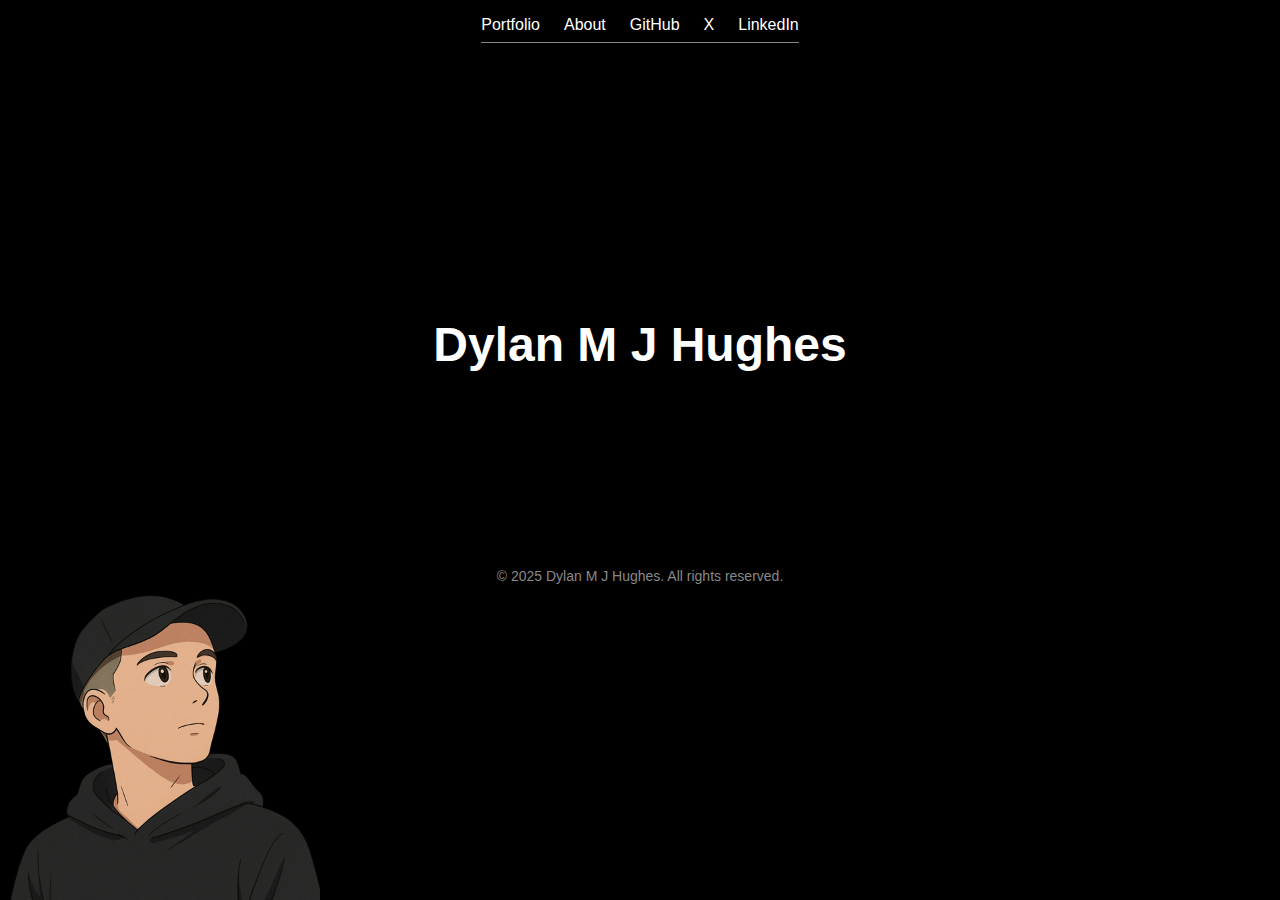
<file: index.html>
<!DOCTYPE html>
<html lang="en">
<head>
  <meta charset="UTF-8">
  <meta name="viewport" content="width=device-width, initial-scale=1.0">
  <title>My Portfolio</title>
  <link rel="stylesheet" href="style.css">
</head>
<body>
    <nav>
      <div class="menu-container">
        <ul class="menu">
          <li><a href="#portfolio">Portfolio</a></li>
          <li><a href="#about">About</a></li>
          <li><a href="https://github.com/DylanMJHughes" target="_blank">GitHub</a></li>
          <li><a href="https://x.com/@DylanMJHughes" target="_blank">X</a></li>
          <li><a href="https://www.linkedin.com/in/dylan-hughes-a4256b125/" target="_blank">LinkedIn</a></li>
        </ul>
      </div>
    </nav>

  <h1>Dylan M J Hughes </h1>
  <p class="fade-in">👋 Hi there! </p>
  <p class="fade-in-1">I'm Dylan Hughes I'm a third-year student at the University of Winchester,
     passionate about software development and technology. 
     I'm currently diving deep into programming languages including Swift,
      Java, HTML, CSS, and JavaScript.</p>

  <footer>
    &copy; 2025 Dylan M J Hughes. All rights reserved.
  </footer>
</body>
</html>
</file>
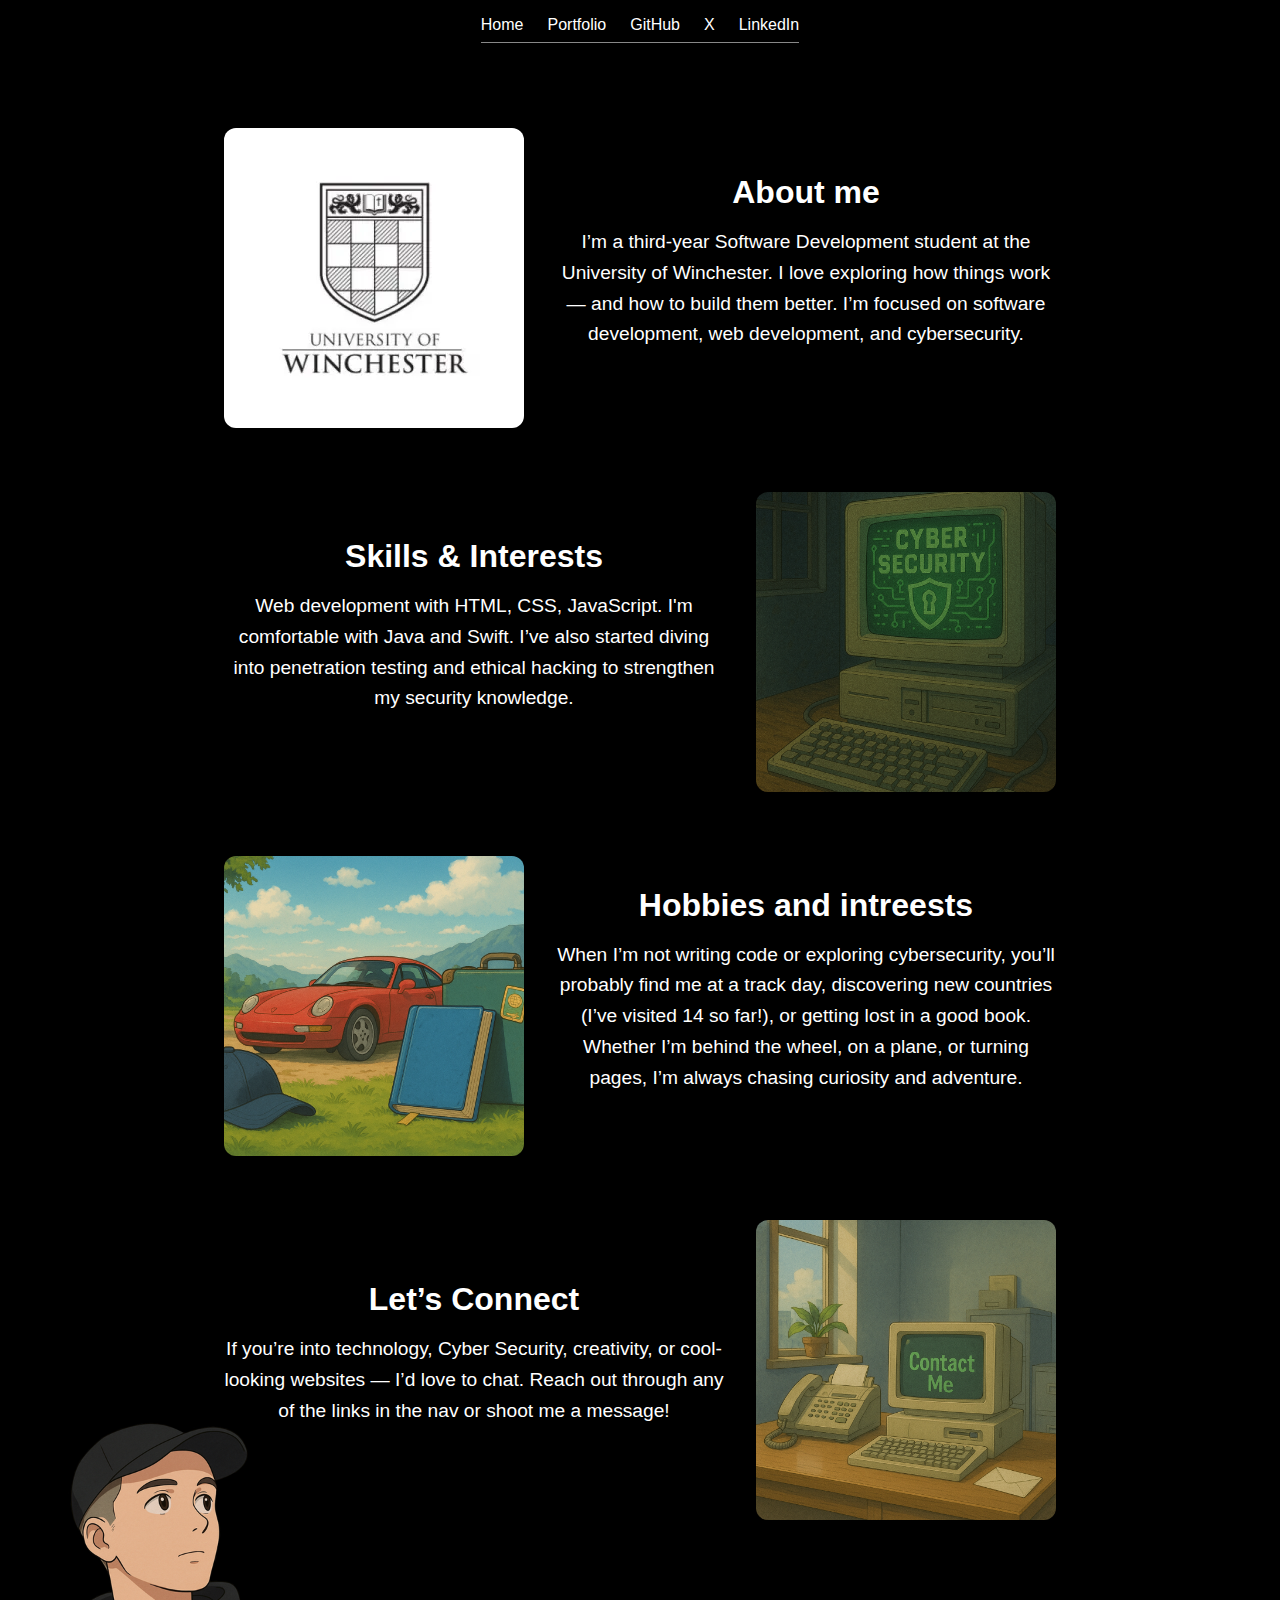
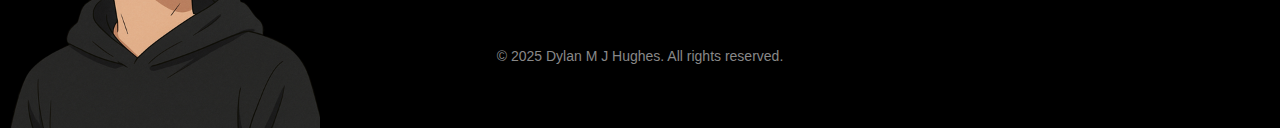
<file: about.html>
<!DOCTYPE html>
<html lang="en">
<head>
  <meta charset="UTF-8" />
  <meta name="viewport" content="width=device-width, initial-scale=1.0"/>
  <title>About Me</title>
  <link rel="stylesheet" href="style.css" />
  <style>
    .section {
      display: flex;
      flex-wrap: wrap;
      align-items: center;
      justify-content: center;
      margin: 4rem 0;
      gap: 2rem;
    }
    .section.reverse {
      flex-direction: row-reverse;
    }
    .section img {
      width: 400px;
      height: auto;
      border-radius: 12px;
    }
    .section-text {
      max-width: 500px;
    }
    .section-text h2 {
      font-size: 2rem;
      margin-bottom: 1rem;
    }
    .section-text p {
      font-size: 1.2rem;
      line-height: 1.6;
    }
  </style>
</head>
<body>
  <nav>
    <div class="menu-container">
      <ul class="menu">
        <li><a href="/index.html">Home</a></li>
        <li><a href="/portfolio.html">Portfolio</a></li>
        <li><a href="https://github.com/DylanMJHughes" target="_blank">GitHub</a></li>
        <li><a href="https://x.com/@DylanMJHughes" target="_blank">X</a></li>
        <li><a href="https://www.linkedin.com/in/dylanmjhughes" target="_blank">LinkedIn</a></li>
      </ul>
    </div>
  </nav>

  <main style="padding: 2rem; max-width: 1200px; margin: 0 auto;">
    
    <div class="section">
      <img src="images/section_image_0.png" alt="Dylan introduction" />
      <div class="section-text">
        <h2>About me</h2>
        <p>I’m a third-year Software Development student at the University of Winchester. I love exploring how things work — and how to build them better. I’m focused on software development, web development, and cybersecurity.</p>
      </div>
    </div>

    <div class="section reverse">
      <img src="images/section_image_1.png" alt="Skills and tools" />
      <div class="section-text">
        <h2>Skills & Interests</h2>
        <p>Web development with HTML, CSS, JavaScript. I'm comfortable with Java and Swift. I’ve also started diving into penetration testing and ethical hacking to strengthen my security knowledge.</p>
      </div>
    </div>

    <div class="section">
      <img src="images/section_image_3.png" alt="Hobbies & Interests" />
      <div class="section-text">
        <h2>Hobbies and intreests</h2>
        <p>When I’m not writing code or exploring cybersecurity, you’ll probably find me at a track day, discovering new countries (I’ve visited 14 so far!), or getting lost in a good book. Whether I’m behind the wheel, on a plane, or turning pages, I’m always chasing curiosity and adventure.</p>
      </div>
    </div>

    <div class="section reverse">
      <img src="images/section_image_2.png" alt="Contact Dylan" />
      <div class="section-text">
        <h2>Let’s Connect</h2>
        <p>If you’re into technology, Cyber Security, creativity, or cool-looking websites — I’d love to chat. Reach out through any of the links in the nav or shoot me a message!</p>
      </div>
    </div>

    

  </main>

  <footer style="text-align: center; padding: 2rem 1rem; color: #888;">
    &copy; 2025 Dylan M J Hughes. All rights reserved.
  </footer>
</body>
</html>
</file>
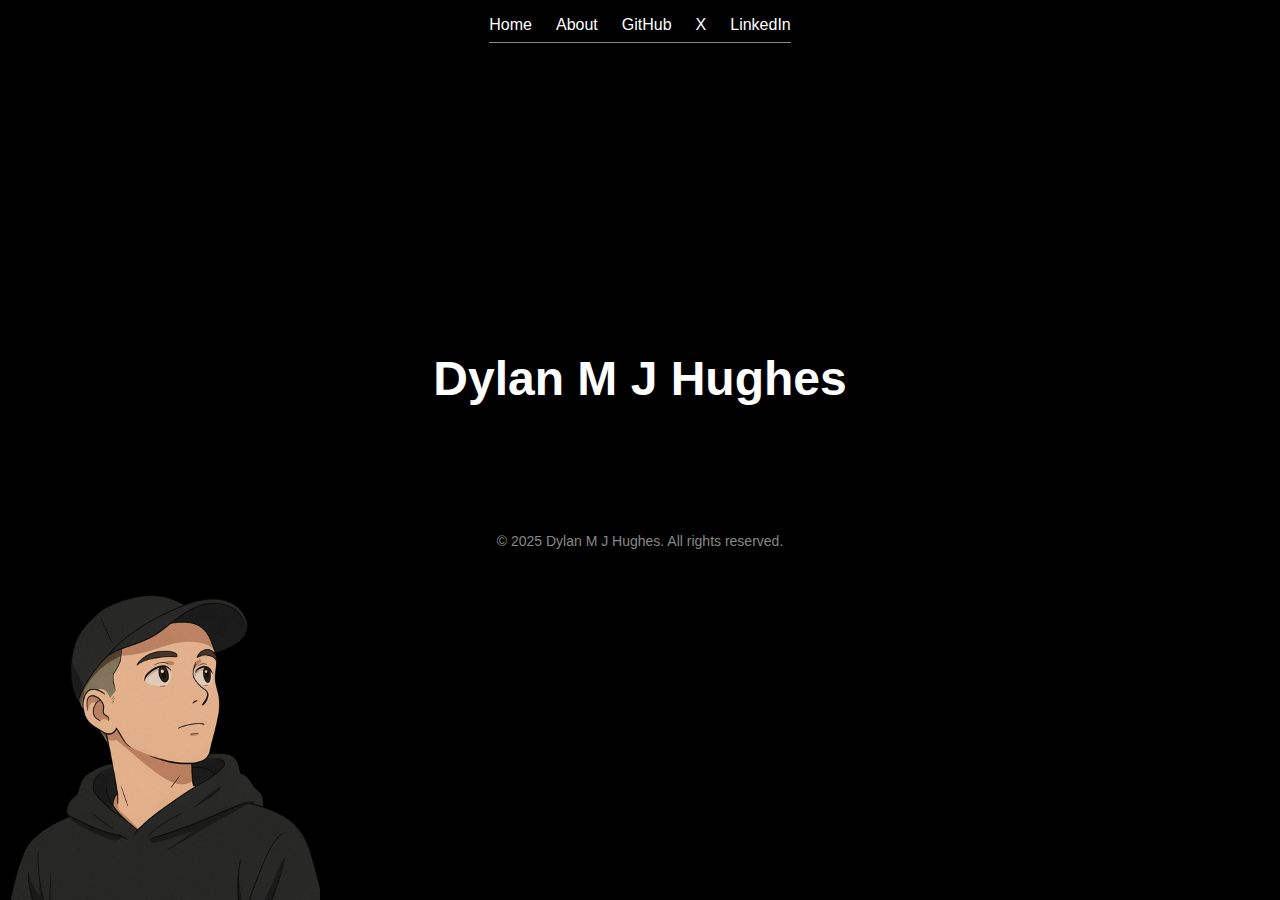
<file: portfolio.html>
<!DOCTYPE html>
<html lang="en">
<head>
  <meta charset="UTF-8">
  <meta name="viewport" content="width=device-width, initial-scale=1.0">
  <title>My Portfolio</title>
  <link rel="stylesheet" href="style.css">
</head>
<body>
    <nav>
      <div class="menu-container">
        <ul class="menu">
          <li><a href="/index.html">Home</a></li>
          <li><a href="/about.html">About</a></li>
          <li><a href="https://github.com/DylanMJHughes" target="_blank">GitHub</a></li>
          <li><a href="https://x.com/@DylanMJHughes" target="_blank">X</a></li>
          <li><a href="https://www.linkedin.com/in/dylan-hughes-a4256b125/" target="_blank">LinkedIn</a></li>
        </ul>
      </div>
    </nav>

  <h1>Dylan M J Hughes </h1>
  <div>
  <p class="fade-in">👋 Hi there! </p>
  <p class="fade-in-1">Test</p>
  </div>
  <footer>
    &copy; 2025 Dylan M J Hughes. All rights reserved.
  </footer>
</body>
</html>
</file>
<file: style.css>
/* Reset & base styling */
* {
  margin: 0;
  padding: 0;
  box-sizing: border-box;
  font-family: Arial, sans-serif;
}

/* Body layout */
body {
  background: url('images/visual_mockup_bottom_left.png') no-repeat left bottom;
  background-size: contain;
  background-color: #000000;
  color: #fff;
  min-height: 100vh;
  display: flex;
  flex-direction: column;
  justify-content: center;
  align-items: center;
  padding: 2rem;
  text-align: center;
  font-family: -apple-system, BlinkMacSystemFont, "Segoe UI", Roboto, "Helvetica Neue", Arial, sans-serif;
}
/* Image style */
img {
  width: 100%;
  max-width: 300px;
  aspect-ratio: 1 / 1;
  height: auto;
  object-fit: cover;
  border-radius: 12px;
  display:block;
  margin: 0 auto;
}
/* Heading style */
h1 {
  font-size: 3rem;
  margin-bottom: 1rem;
  font-family: -apple-system, BlinkMacSystemFont, "Segoe UI", Roboto, "Helvetica Neue", Arial, sans-serif;
}

/* Paragraph style */
p {
  font-size: 1.25rem;
  max-width: 600px;
  margin-bottom: 2rem;
  font-family: -apple-system, BlinkMacSystemFont, "Segoe UI", Roboto, "Helvetica Neue", Arial, sans-serif;
}

/*paragrath fade in */
.fade-in {
  opacity: 0;
  transform: translateY(20px);
  animation: fadeInUp 1.5s ease-out forwards;
  animation-delay: 1.0s; /* optional delay */
}

.fade-in-1{
  opacity: 0;
  transform: translateY(20px);
  animation: fadeInUp 2s ease-out forwards;
  animation-delay: 1.5s; /* optional delay */
}
@keyframes fadeInUp {
  to {
    opacity: 1;
    transform: translateY(0);
  }
}
/* Footer style */
footer {
  
  bottom: 1rem;
  font-size: 0.875rem;
  color: #888;
  font-family: -apple-system, BlinkMacSystemFont, "Segoe UI", Roboto, "Helvetica Neue", Arial, sans-serif;
}

.indexFooter{
  position:absolute;
  bottom: 1rem;
  font-size: 0.875rem;
  color: #888;
  font-family: -apple-system, BlinkMacSystemFont, "Segoe UI", Roboto, "Helvetica Neue", Arial, sans-serif;
}
/* nav style */
nav {
  position: fixed;
  top: 0;
  width: 100%;
  background-color: #000;
  padding: 1rem 2rem;
  z-index: 1000;
  
}

.menu-container {
  display: inline-block;
  border-bottom: 1px solid #888; /* This is your underline */
  padding-bottom: 0.5rem;
}

.menu {
  list-style: none;
  display: flex;
  gap: 1.5rem;
  padding: 0;
  margin: 0;
}

.menu li a {
  text-decoration: none;
  color: #fff;
  font-weight: 500;
  transition: color 0.3s;
}

.menu li a:hover {
  color: #aaa;
}
</file>
